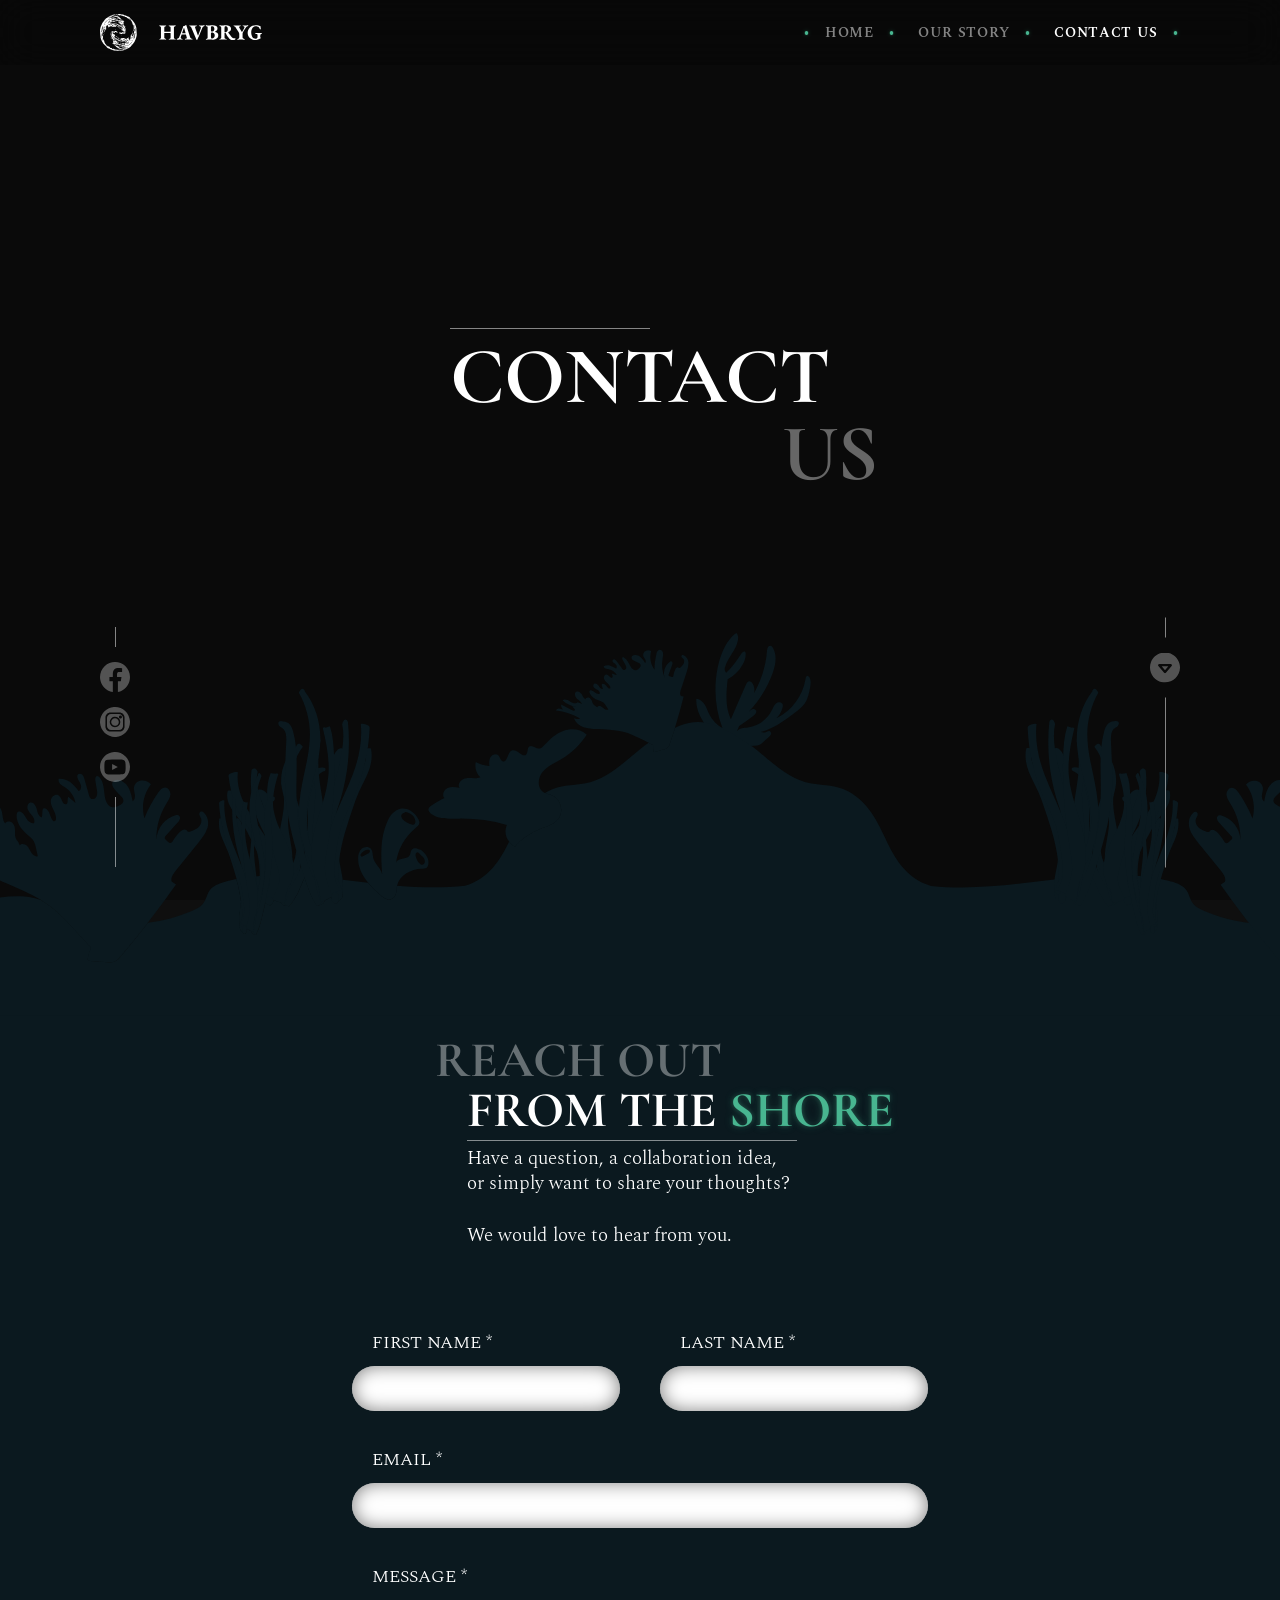
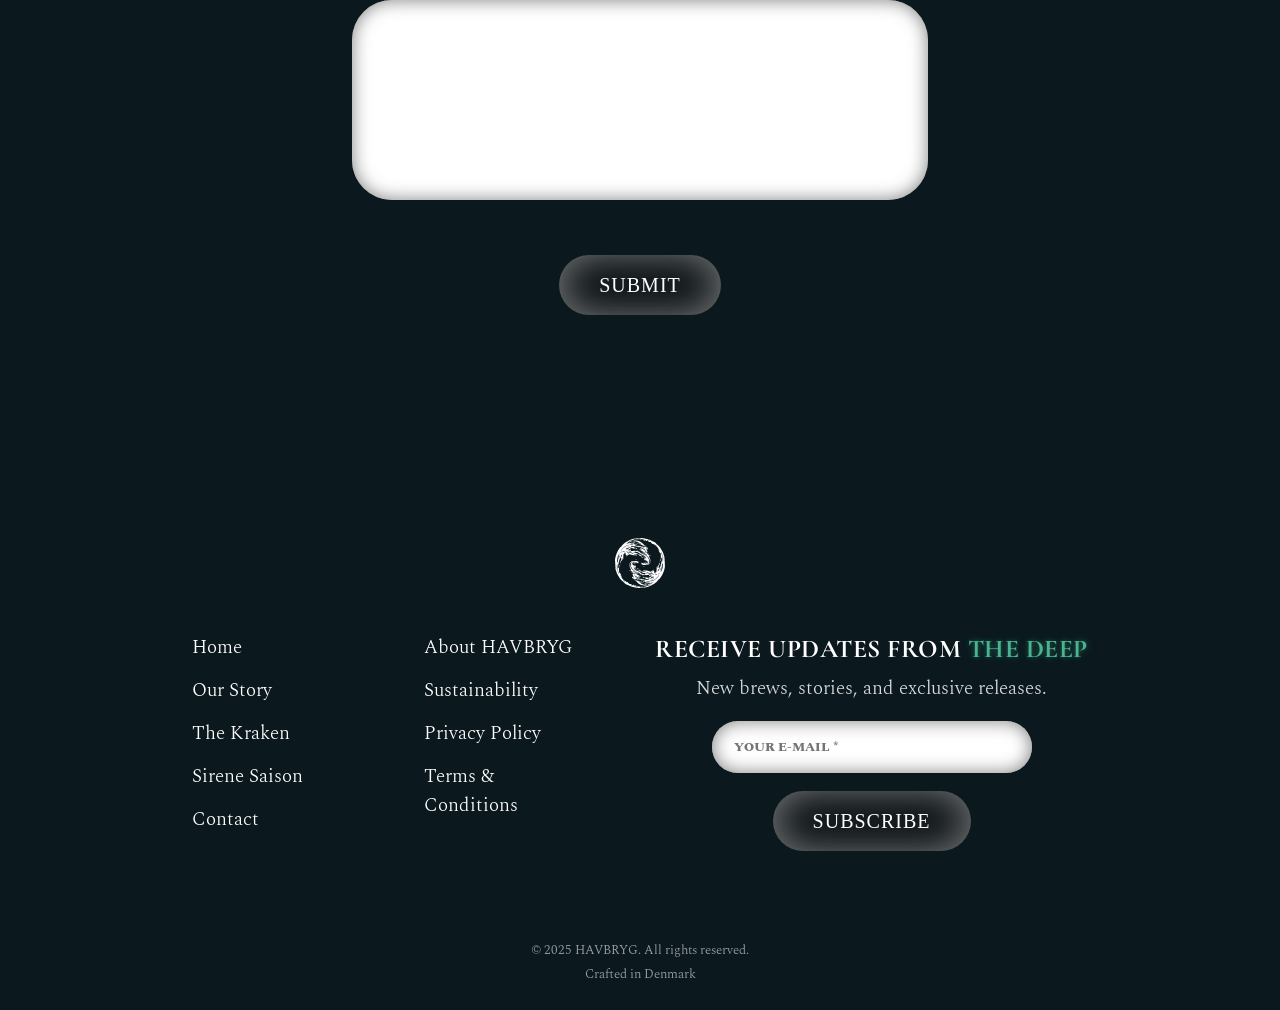
<file: contact-us.html>
<!DOCTYPE html>
<html lang="en">
<head>
    <meta charset="UTF-8">
    <meta name="viewport" content="width=device-width, initial-scale=1.0">
    <title>HAVBRYG-contact-us</title>
    <link rel="stylesheet" href="/css/style.css" />
    <script src="/js/script.js" defer></script>
    <link rel="preconnect" href="https://fonts.googleapis.com" />
    <link rel="preconnect" href="https://fonts.gstatic.com" crossorigin />
<link href="https://fonts.googleapis.com/css2?family=Cormorant+Garamond:ital,wght@0,300..700;1,300..700&family=EB+Garamond:ital,wght@0,400..800;1,400..800&family=Spectral:ital,wght@0,200;0,300;0,400;0,500;0,600;0,700;0,800;1,200;1,300;1,400;1,500;1,600;1,700;1,800&display=swap" rel="stylesheet">
</head>
<!-- BUBBLES MOUSEMOVE -->
<div class="bubble-container"></div>

<body class="page">
   <div class="page-transition"></div>
    <!-- ==== BACKGROUND ==== -->

    <video class="bg-video" autoplay muted loop playsinline aria-hidden="true">
      <source src="/assets/img/bg_underwater.mp4" type="video/mp4" />
    </video>

    <!-- ==== MENU ==== -->
    <header class="site-header">
      <nav class="nav" aria-label="hovedmenu">
        <a href="index.html" class="logo">
          <img
            class="logo-default"
            src="/assets/img/logo1.svg"
            alt="HAVBRYG logo"
          />
          <img class="logo-hover" src="/assets/img/logo1-hover.svg" alt="" />
        </a>
        <!-- DESKTOP MENU (visible on wide screens) -->
          <ul class="menu">
            <li><a href="index.html">HOME</a></li>
            <li><a href="our-story.html">OUR STORY</a></li>
            <li><a href="contact-us.html" class="active">CONTACT US</a></li>
          </ul>
        
      </nav>
    </header>
   <!-- MENU TOGGLE (moved out of header so backdrop-filter can blur page behind) -->
    <input type="checkbox" id="menu-toggle" class="menu-toggle" />
    <!-- Shared glass overlay used for both header and dropdown so blur blends seamlessly -->
    <div class="glass-overlay" aria-hidden="true"></div>
    <label for="menu-toggle" class="menu-burger">
      <div class="bar"></div>
      <div class="bar"></div>
      <div class="bar"></div>
    </label>
    <!-- MOBILE PANEL (used for small screens so it can be fixed and blurred) -->
    <ul class="menu-panel">
      <li><a href="index.html">HOME</a></li>
      <li><a href="our-story.html">OUR STORY</a></li>
      <li><a href="contact-us.html" class="active">CONTACT US</a></li>
    </ul>
 
    <main>

        <!-- ==== HERO CONTACT US ==== -->
         <section id="hero" class="hero-contact">
            <h1>CONTACT</h1>
            <h2 class="mouse-glow-text">
              <span class="text-base">US</span>
              <span class="text-glow">US</span>
            </h2>
            <!-- SOCIAL LINKS -->
        <aside class="social-links" aria-label="sociale medier">
          <a href="/" class="social-icon" aria-label="Facebook">
            <img class="icon-default" src="/assets/img/facebook.svg" alt="" />
            <img
              class="icon-hover"
              src="/assets/img/facebook-hover.svg"
              alt=""
            />
          </a>
          <a href="/" class="social-icon" aria-label="Instagram">
            <img class="icon-default" src="/assets/img/instagram.svg" alt="" />
            <img
              class="icon-hover"
              src="/assets/img/instagram-hover.svg"
              alt=""
            />
          </a>
          <a href="/" class="social-icon" aria-label="Youtube">
            <img class="icon-default" src="/assets/img/youtube.svg" alt="" />
            <img class="icon-hover" src="/assets/img/youtube-hover.svg" alt=""
          /></a>
        </aside>
        <!-- SCROLL ARROW -->
        <a href="#next" class="scroll-arrow" aria-label="scroll ned">
          <div class="arrow-wrapper">
            <img
              class="scroll-arrow-default"
              src="/assets/img/drop-down.svg"
              alt=""
            />
            <img
              class="scroll-arrow-hover"
              src="/assets/img/drop-down-hover.svg"
              alt=""
            />
          </div>
        </a> 
        </section>
<div class="contact-bg">
<!-- ==== CONTACT US ==== -->
<section class="contact">
<article class="contact-text">
    <h2 class="mouse-glow-text">
      <span class="text-base">REACH OUT</span>
    <span class="text-glow">REACH OUT</span>
    </h2>
    <h3>FROM THE <span class="accent">SHORE</span></h3>
    <p>Have a question, a collaboration idea, or simply want to share your thoughts? <br><br>We would love to hear from you.</p>
</article>

<div class="contact-form-section">
     <form class="contact-form">

    <div class="form-row">
      <div class="form-group">
        <label for="first-name">FIRST NAME *</label>
        <input type="text" id="first-name" name="first-name" required>
      </div>

      <div class="form-group">
        <label for="last-name">LAST NAME *</label>
        <input type="text" id="last-name" name="last-name" required>
      </div>
    </div>

    <div class="form-group">
      <label for="email">EMAIL *</label>
      <input type="email" id="email" name="email" required>
    </div>

    <div class="form-group">
      <label for="message">MESSAGE *</label>
      <textarea id="message" name="message" required></textarea>
    </div>

    <div class="form-submit">
      <button type="submit" class="button">SUBMIT</button>
    </div>

  </form>

</div>


</section>

<!-- ==== FOOTER ==== -->

      <footer class="footer">
       
        <div class="footer-wrapper">
        <div class="logo-wrapper">
          <a href="home.html" class="logo-no-text" aria-label="gå til forsiden">
            <img
              src="/assets/img/logo_no_text.svg"
              class="logo-no-text-default"
              alt="logo no text default"
            />
            <img
              src="/assets/img/logo_no_text-hover.svg"
              class="logo-no-text-hover"
              alt="logo no text hover"
            />
          </a>
        </div>
        <div class="links-wrapper">
          <div class="links">
            <div class="links-first">
              <ul>
                <li><a href="/">Home</a></li>
                <li><a href="/">Our Story</a></li>
                <li><a href="/">The Kraken</a></li>
                <li><a href="/">Sirene Saison</a></li>
                <li><a href="/">Contact</a></li>
              </ul>
            </div>
            <div class="links-second">
              <ul>
                <li><a href="/">About HAVBRYG</a></li>
                <li><a href="/">Sustainability</a></li>
                <li><a href="/">Privacy Policy</a></li>
                <li><a href="/">Terms & Conditions</a></li>
              </ul>
            </div>
          </div>

          <div class="newsletter-wrapper">
            <h2>RECEIVE UPDATES FROM <span class="accent">THE DEEP</span></h2>
            <p>New brews, stories, and exclusive releases.</p>
            <form class="newsletter">
              <input type="email" placeholder="YOUR E-MAIL *" required />
              <button type="submit" class="button">SUBSCRIBE</button>
            </form>
          </div>
        </div>

        <div class="footer-copy">
          <p>© 2025 HAVBRYG. All rights reserved.</p>
          <p>Crafted in Denmark</p>
        </div>
      </footer></div>
        </main>
</body>
</html>
</file>
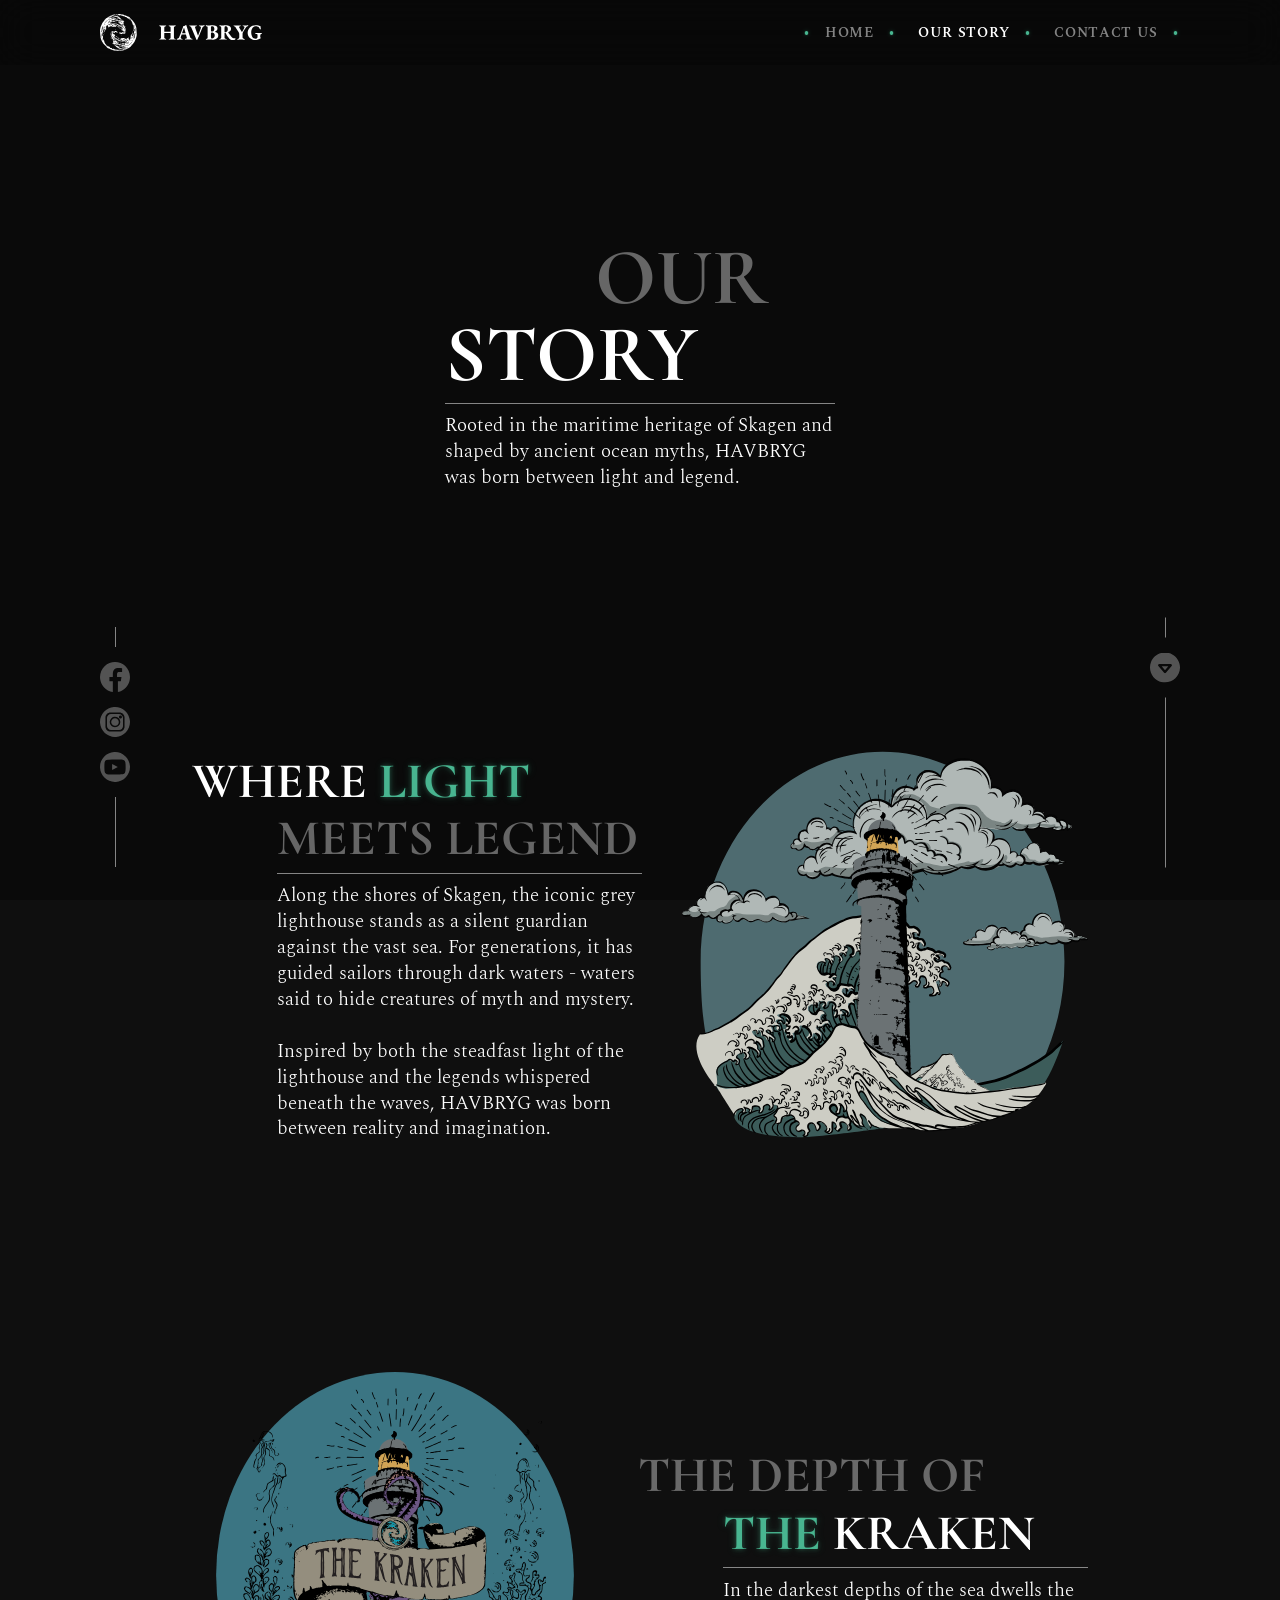
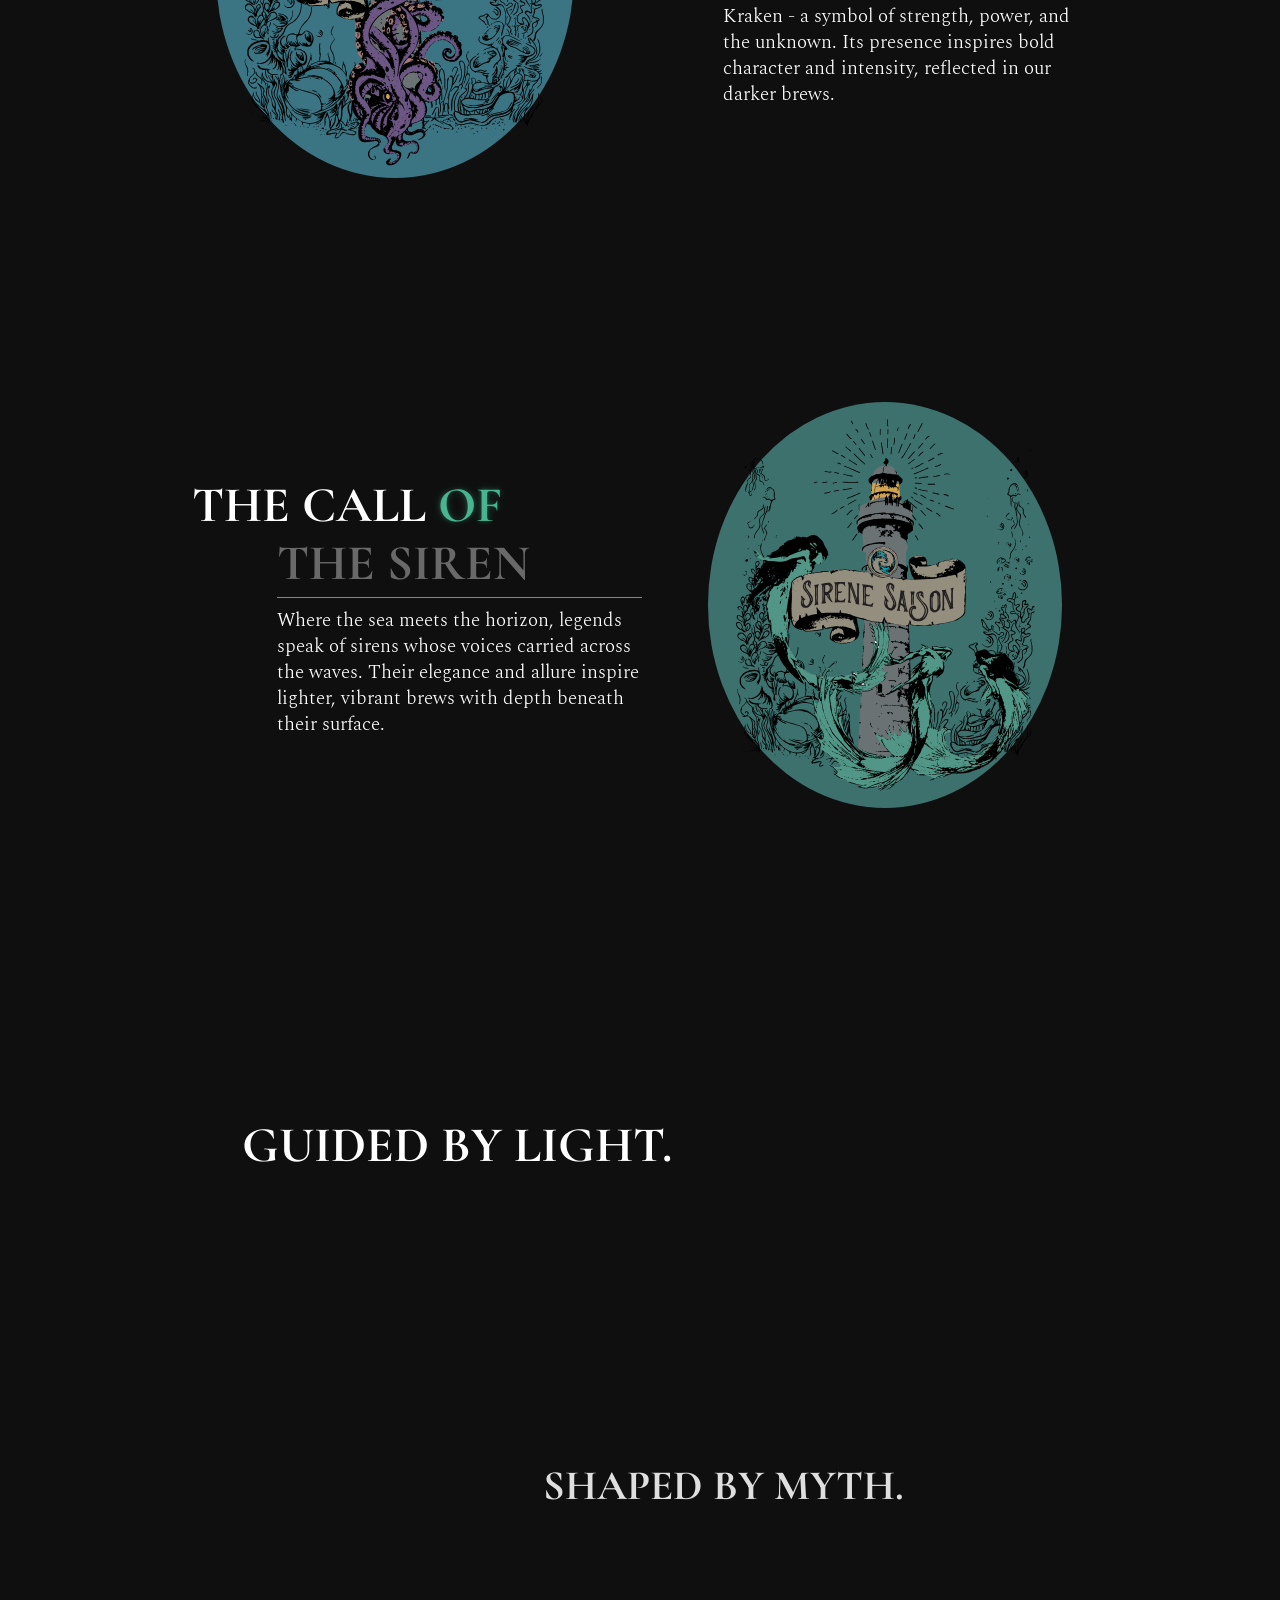
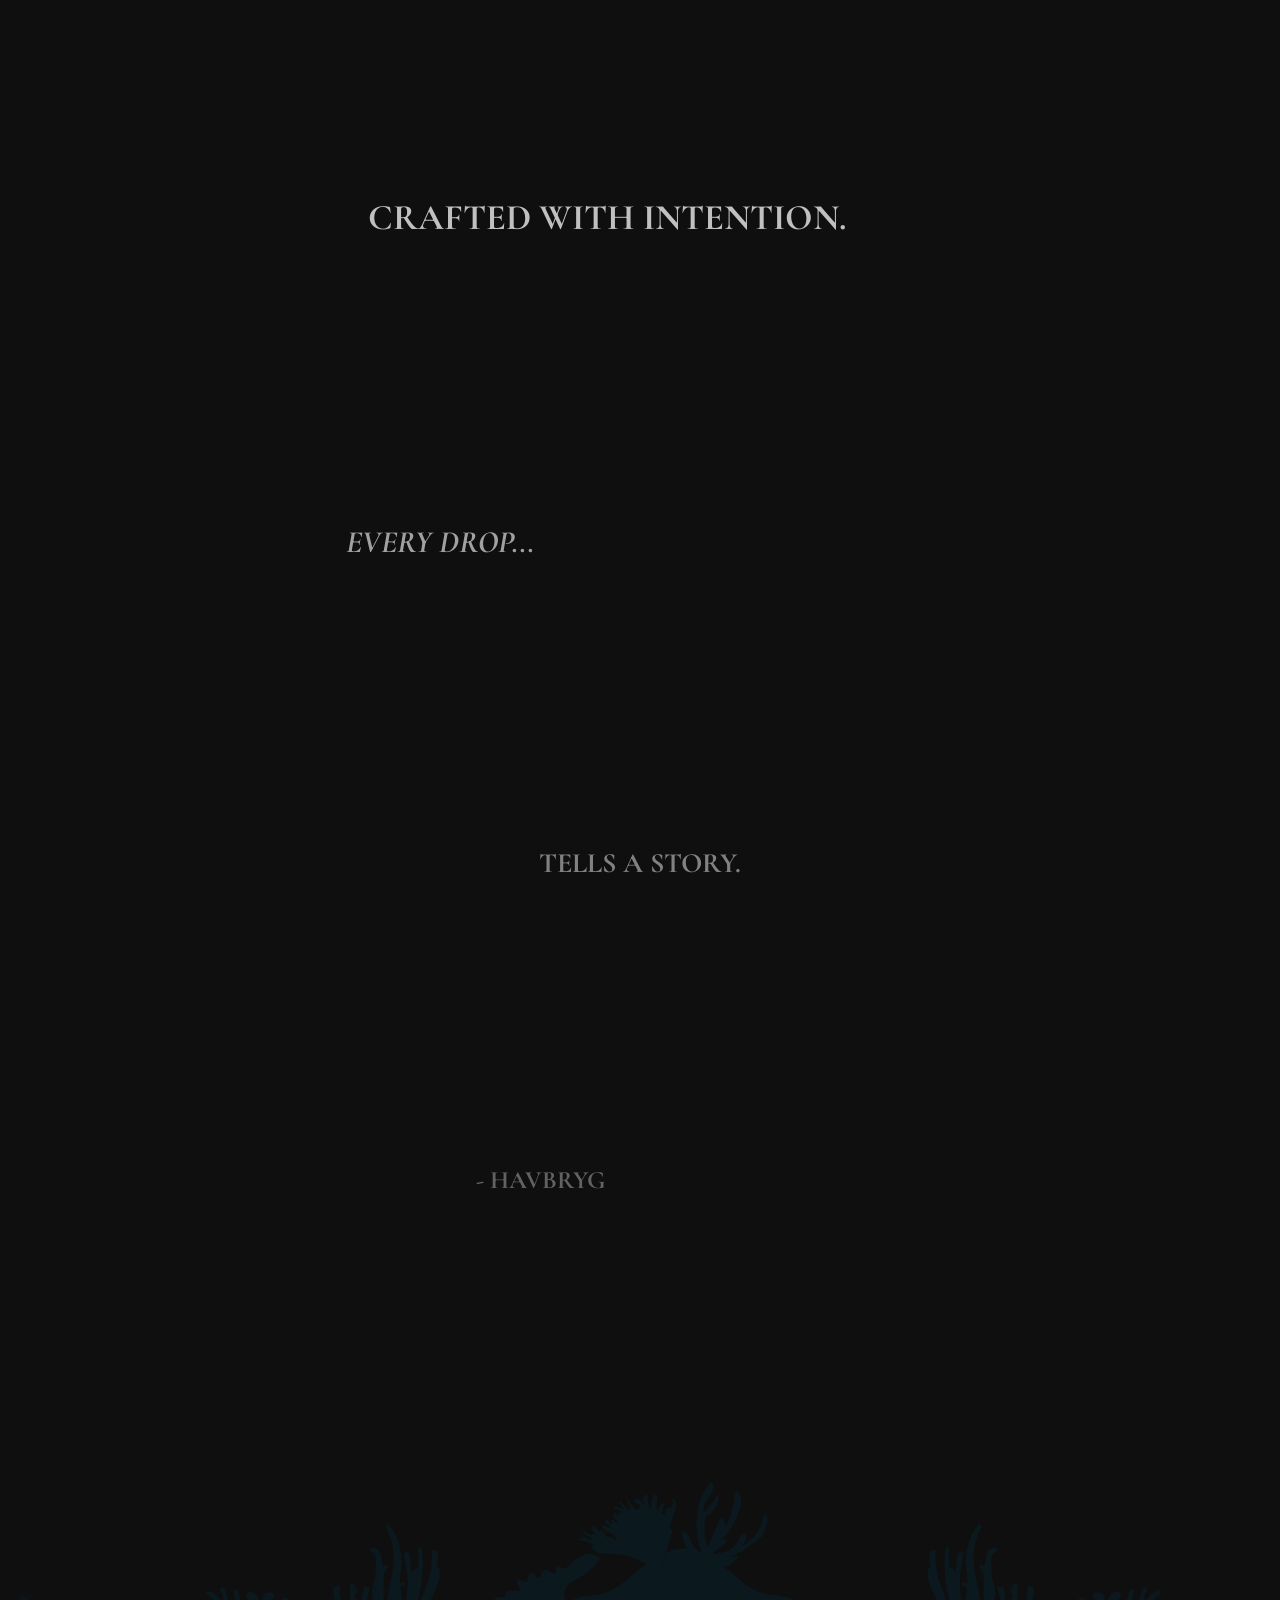
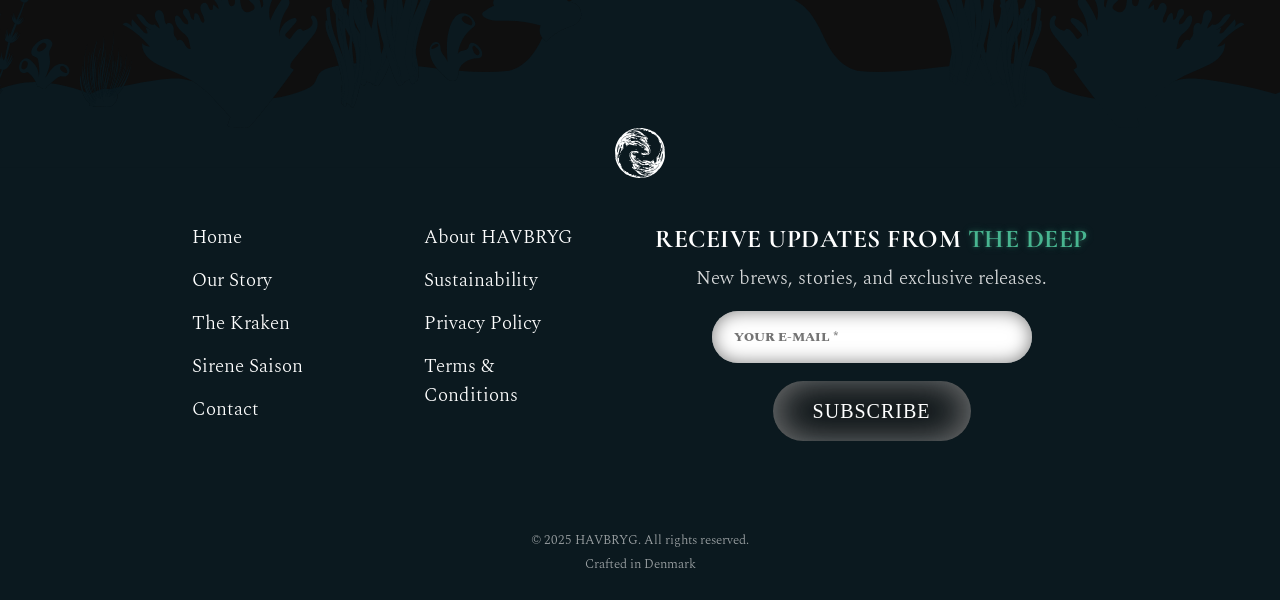
<file: our-story.html>
<!DOCTYPE html>
<html lang="en">
<head>
    <meta charset="UTF-8">
    <meta name="viewport" content="width=device-width, initial-scale=1.0">
    <title>HAVBRYG-our-story</title>
    <link rel="stylesheet" href="/css/style.css" />
    <script src="/js/script.js" defer></script>
    <link rel="preconnect" href="https://fonts.googleapis.com" />
    <link rel="preconnect" href="https://fonts.gstatic.com" crossorigin />
<link href="https://fonts.googleapis.com/css2?family=Cormorant+Garamond:ital,wght@0,300..700;1,300..700&family=EB+Garamond:ital,wght@0,400..800;1,400..800&family=Spectral:ital,wght@0,200;0,300;0,400;0,500;0,600;0,700;0,800;1,200;1,300;1,400;1,500;1,600;1,700;1,800&display=swap" rel="stylesheet">
</head>
<!-- BUBBLES MOUSEMOVE -->
<div class="bubble-container"></div>

<body class="page">
    <!-- ==== BACKGROUND ==== -->

    <video class="bg-video" autoplay muted loop playsinline aria-hidden="true">
      <source src="/assets/img/bg_underwater.mp4" type="video/mp4" /></video>

    <!-- ==== MENU ==== -->
    <header class="site-header">
      <nav class="nav" aria-label="hovedmenu">
        <a href="index.html" class="logo">
          <img
            class="logo-default"
            src="/assets/img/logo1.svg"
            alt="HAVBRYG logo"
          />
          <img class="logo-hover" src="/assets/img/logo1-hover.svg" alt="" />
        </a>
        <!-- DESKTOP MENU (visible on wide screens) -->
          <ul class="menu">
            <li><a href="index.html">HOME</a></li>
            <li><a href="our-story.html" class="active">OUR STORY</a></li>
            <li><a href="contact-us.html">CONTACT US</a></li>
          </ul>
        
      </nav>
    </header>
    <!-- MENU TOGGLE (moved out of header so backdrop-filter can blur page behind) -->
    <input type="checkbox" id="menu-toggle" class="menu-toggle" />
    <!-- Shared glass overlay used for both header and dropdown so blur blends seamlessly -->
    <div class="glass-overlay" aria-hidden="true"></div>
    <label for="menu-toggle" class="menu-burger">
      <div class="bar"></div>
      <div class="bar"></div>
      <div class="bar"></div>
    </label>
    <!-- MOBILE PANEL (used for small screens so it can be fixed and blurred) -->
    <ul class="menu-panel">
      <li><a href="index.html">HOME</a></li>
      <li><a href="our-story.html" class="active">OUR STORY</a></li>
      <li><a href="contact-us.html">CONTACT US</a></li>
    </ul>
    <main>

        <!-- ==== HERO ==== -->
         <section id="hero" class="hero-story">
          <div class="hero-story-text">
            <h1 class="mouse-glow-text">
              <span class="text-base">OUR</span> 
              <span class="text-glow">OUR</span>
              </h1>
             <h2>STORY</h2>
<p>Rooted in the maritime heritage of Skagen and shaped by ancient ocean myths, HAVBRYG was born between light and legend.</p>
        </div>
<!-- SOCIAL LINKS -->
        <aside class="social-links" aria-label="sociale medier">
          <a href="/" class="social-icon" aria-label="Facebook">
            <img class="icon-default" src="/assets/img/facebook.svg" alt="" />
            <img
              class="icon-hover"
              src="/assets/img/facebook-hover.svg"
              alt=""
            />
          </a>
          <a href="/" class="social-icon" aria-label="Instagram">
            <img class="icon-default" src="/assets/img/instagram.svg" alt="" />
            <img
              class="icon-hover"
              src="/assets/img/instagram-hover.svg"
              alt=""
            />
          </a>
          <a href="/" class="social-icon" aria-label="Youtube">
            <img class="icon-default" src="/assets/img/youtube.svg" alt="" />
            <img class="icon-hover" src="/assets/img/youtube-hover.svg" alt=""
          /></a>
        </aside>
        <!-- SCROLL ARROW -->
        <a href="#next" class="scroll-arrow" aria-label="scroll ned">
          <div class="arrow-wrapper">
            <img
              class="scroll-arrow-default"
              src="/assets/img/drop-down.svg"
              alt=""
            />
            <img
              class="scroll-arrow-hover"
              src="/assets/img/drop-down-hover.svg"
              alt=""
            />
          </div>
        </a> 
        </section>

        <!-- ==== OUR STORY ==== -->

        <!-- LIGHTHOUSE -->
         <section class="lighthouse-section">
            <article class="lighthouse-text">
            <h2>WHERE <span class="accent">LIGHT</span></h2> 
            <h3 class="mouse-glow-text">
              <span class="text-base">MEETS LEGEND</span>
              <span class="text-glow">MEETS LEGEND</span>
            </h3>
            <p>Along the shores of Skagen, the iconic grey lighthouse stands as a silent guardian against the vast sea. For generations, it has guided sailors through dark waters - waters said to hide creatures of myth and mystery.<br><br>Inspired by both the steadfast light of the lighthouse and the legends whispered beneath the waves, HAVBRYG was born between reality and imagination.</p>
             </article>
            <div class="lighthouse-img">
             <img src="/assets/img/lighthouse_basic.svg" class="basic" alt="">
             <img src="/assets/img/lighthouse_clouds.svg" class="behind" alt="">
             <img src="/assets/img/lighthouse_wave1.svg" class="between" alt="">
             <img src="/assets/img/lighthouse_lighthouse.svg" class="front" alt="">
             <img src="/assets/img/lighthouse_wave2.svg" class="extra-front" alt="">
             </div>
         </section>

         <!-- KRAKEN -->
         <section class="kraken-section">
            <div class="kraken-img">
                <img src="/assets/img/kraken_basic.svg" class="basic" alt="">
                <img src="/assets/img/kraken_bg.svg" class="behind" alt="">
                <img src="/assets/img/kraken_mid.svg" class="between" alt="">
                <img src="/assets/img/kraken_front.svg" class="front" alt="">
            </div>
            <article class="kraken-text">
                <h2 class="mouse-glow-text">
                  <span class="text-base">THE DEPTH OF</span>
                <span class="text-glow">THE DEPTH OF</span>
                </h2> 
                <h3><span class="accent">THE</span> KRAKEN</h3>
                <p>In the darkest depths of the sea dwells the Kraken - a symbol of strength, power, and the unknown. Its presence inspires bold character and intensity, reflected in our darker brews.</p>
            </article>
         </section>

         <!-- SIREN -->
          <section class="siren-section">
<article class="siren-text">
    <h2>THE CALL <span class="accent">OF</span></h2> 
        <h3 class="mouse-glow-text">
          <span class="text-base">THE SIREN</span>
        <span class="text-glow">THE SIREN</span>
        </h3>
<p>Where the sea meets the horizon, legends speak of sirens whose voices carried across the waves. Their elegance and allure inspire lighter, vibrant brews with depth beneath their surface.</p>
</article>
<div class="siren-img">
                <img src="/assets/img/siren_basic.svg" class="basic" alt="">
                <img src="/assets/img/siren_bg.svg" class="behind" alt="">
                <img src="/assets/img/siren_mid.svg" class="between" alt="">
                <img src="/assets/img/siren_front.svg" class="front" alt="">
            </div>
          </section>

         <!-- ==== SLOGAN ==== -->
          <section class="slogan">
<p>GUIDED BY LIGHT.</p>
<p>SHAPED BY MYTH.</p>
<p>CRAFTED WITH INTENTION.</p>
<p>EVERY DROP...</p>
<p>TELLS A STORY.</p>
<p>- HAVBRYG</p>
          </section>
    

          <!-- ==== FOOTER ==== -->

      <footer class="footer">
        <img
          class="footer-bg"
          src="/assets/img/bg-footer.svg"
          alt="background for footer"
        />
        <div class="footer-wrapper">
        <div class="logo-wrapper">
          <a href="home.html" class="logo-no-text" aria-label="gå til forsiden">
            <img
              src="/assets/img/logo_no_text.svg"
              class="logo-no-text-default"
              alt="logo no text default"
            />
            <img
              src="/assets/img/logo_no_text-hover.svg"
              class="logo-no-text-hover"
              alt="logo no text hover"
            />
          </a>
        </div>
        <div class="links-wrapper">
          <div class="links">
            <div class="links-first">
              <ul>
                <li><a href="/">Home</a></li>
                <li><a href="/">Our Story</a></li>
                <li><a href="/">The Kraken</a></li>
                <li><a href="/">Sirene Saison</a></li>
                <li><a href="/">Contact</a></li>
              </ul>
            </div>
            <div class="links-second">
              <ul>
                <li><a href="/">About HAVBRYG</a></li>
                <li><a href="/">Sustainability</a></li>
                <li><a href="/">Privacy Policy</a></li>
                <li><a href="/">Terms & Conditions</a></li>
              </ul>
            </div>
          </div>

          <div class="newsletter-wrapper">
            <h2>RECEIVE UPDATES FROM <span class="accent">THE DEEP</span></h2>
            <p>New brews, stories, and exclusive releases.</p>
            <form class="newsletter">
              <input type="email" placeholder="YOUR E-MAIL *" required />
              <button type="submit" class="button">SUBSCRIBE</button>
            </form>
          </div>
        </div>

        <div class="footer-copy">
          <p>© 2025 HAVBRYG. All rights reserved.</p>
          <p>Crafted in Denmark</p>
        </div>
      </footer>
 
</main>
</body>
</html>
</file>
<file: css/style.css>
/* ==== BASE ==== */

* {
  padding: 0;
  margin: 0;
  box-sizing: border-box;
}

/* Shared glass variables */
:root {
  --glass-bg: rgba(0, 0, 0, 0.12);
  --glass-blur: blur(20px);
}

/* Shared glass overlay behind header + dropdown (keeps a single backdrop for a seamless blur) */
.glass-overlay {
  position: fixed;
  top: 0;
  left: 0;
  right: 0;
  height: var(--header-height, 64px);
  background: rgba(0, 0, 0, 0.12);
  backdrop-filter: blur(20px);
  -webkit-backdrop-filter: blur(20px);
  z-index: 1000; /* behind header (1001) and menu-panel (1002) */
  pointer-events: none;
  transition:
    height 0.36s ease,
    opacity 0.36s ease;
}

/* Expand overlay when menu is open */
.menu-toggle:checked ~ .glass-overlay {
  height: calc(var(--header-height, 64px) + 170px);
}

body {
  font-family: "Spectral", serif;
  font-weight: 300;
  font-style: normal;
  color: #ffffff;
  background: rgb(15, 15, 15);
  font-size: 1.2rem;
}

/* BUBBLES MOUSEMOVE */
.bubble-container {
  position: fixed;
  inset: 0;
  pointer-events: none;
  overflow: hidden;
  z-index: 999;
}

.bubble {
  position: absolute;
  border-radius: 50%;
  background: radial-gradient(
    circle at 30% 30%,
    rgba(220, 235, 240, 0.75),
    rgba(200, 220, 230, 0.3) 40%,
    rgba(180, 205, 215, 0.1) 70%,
    rgba(160, 190, 200, 0.03)
  );
  border: 1px solid rgba(210, 225, 230, 0.22);
  box-shadow:
    inset -2px -2px 5px rgba(255, 255, 255, 0.08),
    inset 2px 2px 5px rgba(230, 240, 245, 0.12),
    0 0 6px rgba(210, 225, 230, 0.08);
  animation:
    bubbleRise 0.9s linear forwards,
    bubbleSway 0.9s ease-in-out forwards;
}

/* BUBBLES */
@keyframes bubbleRise {
  0% {
    transform: translateY(0) scale(0.85);
  }

  60% {
    transform: translateY(-160px) scale(1);
  }

  100% {
    transform: translateY(-250px) scale(1.1);
    opacity: 0;
  }
}

@keyframes bubbleSway {
  0% {
    margin-left: 0;
  }

  25% {
    margin-left: calc(var(--drift-x) * 0.4);
  }

  50% {
    margin-left: calc(var(--drift-x) * 0.8);
  }

  75% {
    margin-left: calc(var(--drift-x) * 0.4);
  }

  100% {
    margin-left: 0;
  }
}

/* page fade */
.page {
  opacity: 0;
  transition: opacity 0.1s ease;
}

/* når siden er loaded */
.page.loaded {
  opacity: 1;
}

a {
  color: inherit;
  text-decoration: none;
}
img {
  max-width: 100%;
  height: auto;
  display: block;
}

/* neon */
.accent {
  color: #48b590; /* neon blå-grøn */
  text-shadow:
    0 0 4px rgba(72, 181, 144, 0.3),
    0 0 8px rgba(72, 181, 144, 0.3);
}

/* glow text */
.mouse-glow-text {
  position: relative;
  display: inline-block;
  margin: 0;
}

/* glow-lag */
.text-glow {
  position: absolute;
  inset: 0;
  pointer-events: none;
  color: transparent;
  background: radial-gradient(
    circle 120px at var(--x, 50%) var(--y, 50%),
    rgba(72, 181, 144, 0.9) 0%,
    rgba(72, 181, 144, 0.45) 30%,
    rgba(72, 181, 144, 0.15) 55%,
    rgba(72, 181, 144, 0) 78%
  );
  -webkit-background-clip: text;
  background-clip: text;
  opacity: 0;
  transition: opacity 0.2s ease;
}

/* kun når musen er over teksten */
.mouse-glow-text:hover .text-glow {
  opacity: 1;
}

.title h3 .text-glow,
.title-story .text-glow {
  padding-left: 6.3vw;
}

/* ==== BACKGROUND VIDEO (fixed) ==== */

.bg-video {
  position: fixed;
  inset: 0;
  width: 100%;
  height: 100%;
  object-fit: cover;
  z-index: -2;
}

/* Mørk overlay så tekst kan læses */
body::before {
  content: "";
  position: fixed;
  inset: 0;
  background: rgba(0, 0, 0, 0.35);
  z-index: -1;
  pointer-events: none;
}

/* ==== HEADER (blur + transparent) ==== */
.site-header {
  position: fixed;
  top: 0;
  left: 0;
  right: 0;
  z-index: 1001;
  /* header is transparent; visual glass comes from .glass-overlay */
  background: transparent;
  isolation: isolate;
  backdrop-filter: none;
  -webkit-backdrop-filter: none;
}

.nav {
  display: flex;
  align-items: center;
  justify-content: space-between;
  position: relative;
  padding: 14px 7.8vw;
}

.logo {
  position: relative;
  display: inline-block;
  width: 18vh;
  z-index: 10;
  transition: filter 0.4s ease;
}

.logo img {
  width: 100%;
  display: block;
  transition: opacity 0.4s ease;
}

.logo-default {
  position: relative;
  z-index: 1;
}

.logo-hover {
  position: absolute;
  top: 0;
  left: 0;
  opacity: 0;
  z-index: 2;
}

.logo:hover {
  filter: drop-shadow(0 0 3px rgba(72, 181, 144, 0.3))
    drop-shadow(0 0 5px rgba(72, 181, 144, 0.3));
  transition: filter 0.4s ease;
}

.logo:hover .logo-hover {
  opacity: 1;
}

.logo:hover .logo-default {
  opacity: 0;
}

/* menu links på række */
.menu {
  display: flex;
  list-style: none;
  padding: 0;
  margin: 0;
  letter-spacing: 0.05em;
  font-size: 14px;
  font-weight: 600; /* SemiBold */
}

/* mobile panel is hidden by default on desktop */
.menu-panel {
  display: none;
}

.menu a {
  opacity: 0.5;
  transition: all 0.4s ease;
}

.menu a.active {
  opacity: 1;
}

.menu a:not(.active):hover {
  color: #48b590;
  opacity: 1;
  filter: drop-shadow(0 0 3px rgba(72, 181, 144, 0.3))
    drop-shadow(0 0 5px rgba(72, 181, 144, 0.3));
}

.menu li {
  position: relative;
  padding: 0 22px;
}

/* Prik før første */
.menu li:first-child::before {
  content: "•";
  position: absolute;
  left: 0;
  color: #48b590;
  text-shadow:
    0 0 2px rgba(72, 181, 144, 0.3),
    0 0 4px rgba(72, 181, 144, 0.3);
}

/* Prik efter hvert item */
.menu li::after {
  content: "•";
  position: absolute;
  right: 0;
  color: #48b590;
  text-shadow:
    0 0 2px rgba(72, 181, 144, 0.3),
    0 0 4px rgba(72, 181, 144, 0.3);
}

/* MENU TOGGLE */

.menu-burger {
  cursor: pointer;
  display: none;
  flex-direction: column;
}

.menu-burger .bar {
  background-color: #ffffff;
  height: 2px;
  margin: 2.5px;
  transition: all 0.3s ease;
  width: 24px;
  border-radius: 10px;
}

.menu-toggle {
  display: none;
}

/* Luk menuen når der klikkes på et link */
.menu a:active ~ .menu-toggle {
  display: none;
}

/* MENU TOGGLE LINES*/

@keyframes move1 {
  0% {
    transform: translate(-50%, -50%) rotate(0deg) translateX(-175px)
      rotate(0deg);
  }
  100% {
    transform: translate(-50%, -50%) rotate(360deg) translateX(-175px)
      rotate(-360deg);
  }
}

@keyframes move2 {
  0% {
    transform: translate(-50%, -50%) rotate(0deg) translateX(-175px)
      rotate(0deg);
  }
  100% {
    transform: translate(-50%, -50%) rotate(360deg) translateX(-175px)
      rotate(-360deg);
  }
}

@keyframes move3 {
  0% {
    transform: translate(-50%, -50%) rotate(0deg) translateX(-175px)
      rotate(0deg);
  }
  100% {
    transform: translate(-50%, -50%) rotate(360deg) translateX(-175px)
      rotate(-360deg);
  }
}

/* ==== HERO LAYOUT ==== */
.hero {
  min-height: 100vh;
  display: flex;
  align-items: center;
  position: relative;
  padding: 0 15vw;
}

/* venstre tekstblok */
.title {
  min-width: 580px;
}

.title p:first-child {
  letter-spacing: 0.25em;
  font-size: 15px;
  font-weight: 500;
  color: #ffffff60;
}

.title h1 {
  font-family: "EB Garamond", serif;
  font-size: 100px; /* justér */
  font-weight: 800;
  letter-spacing: 0.03em;
  margin-top: -25px;
}

/* linje under h1 */
.title h1::after {
  content: "";
  display: block;
  width: 79px;
  height: 0.5px;
  opacity: 0.5;
  margin-top: -15px;
  background-color: #ffffff;
}

.title h2 {
  margin: 0;
  font-family: "Cormorant Garamond";
  font-size: 50px;
  margin-bottom: -10px;
}

.title h3 {
  margin: 0;
  font-family: "Cormorant Garamond";
  font-size: 50px;
  color: #ffffff60;
  padding-left: 6.3vw;
}

/* linje under h3 */
.hero-text::before {
  content: "";
  display: block;
  height: 0.5px;
  opacity: 0.5;
  margin-bottom: 10px;
  background-color: #ffffff;
}

/* brødtekst (det sidste p i .title) */
.hero-text:last-child {
  margin: 0;
  max-width: 460px;
  padding-left: 6.3vw;
  line-height: 1.35;
}

/* højre side: flasker */
.beers {
  position: relative;
  display: flex;
  align-items: flex-end;
  margin-left: auto; /* skubber flasker mod højre */
}

.bottle-kraken {
  max-width: 300px;
  position: relative;
  z-index: 2;
  filter: contrast(1.08) brightness(1.03)
    drop-shadow(0 22px 28px rgba(0, 0, 0, 0.2)); /* tydelig skygge */
}

.bottle-siren {
  max-width: 270px;
  position: relative;
  z-index: 1;
  margin: 0px 0px 25px -50px;
  filter: brightness(0.9) contrast(0.96) saturate(1) blur(0.5px); /* super subtilt (kan fjernes) */
  opacity: 0.95; /* også subtilt */
}

/* ==== SOCIAL LINKS ==== */

.social-links {
  position: fixed;
  left: 7.8vw;
  top: 95%;
  transform: translateY(-95%);
  z-index: 1000;
  display: flex;
  flex-direction: column;
  align-items: center;
  gap: 15px;
}

/* wrapper for hvert ikon */
.social-icon {
  position: relative;
  display: inline-block;
  width: 30px;
  height: 30px;
}

.social-icon img {
  width: 100%;
  height: 100%;
  display: block;
  transition: opacity 0.4s ease;
}

.icon-default {
  opacity: 0.3; /* din “standard” */
  transition: opacity 0.4s ease;
}

.icon-hover {
  position: absolute;
  inset: 0;
  opacity: 0;
  transition: opacity 0.4s ease;
}

.social-icon:hover .icon-default {
  opacity: 0;
}

/* hover fade */
.social-icon:hover .icon-hover {
  opacity: 1;
}

/* Glow effekt */
.social-icon:hover {
  filter: drop-shadow(0 0 4px rgba(72, 181, 144, 0.3))
    drop-shadow(0 0 4px rgba(72, 181, 144, 0.3));
}

/* ØVERSTE LINJE */
.social-links::before {
  content: "";
  height: 20px; /* længere */
  width: 0.5px;
  opacity: 0.5;
  background: rgba(255, 255, 255);
}

/* NEDERSTE LINJE */
.social-links::after {
  content: "";
  height: 70px; /* længere */
  width: 0.5px;
  opacity: 0.5;
  background: rgba(255, 255, 255);
}

/* ==== SCROLL ARROW ==== */

.scroll-arrow {
  position: fixed;
  right: 7.8vw;
  top: 95%;
  transform: translateY(-95%);
  z-index: 1000;
  display: flex;
  flex-direction: column;
  align-items: center;
  gap: 15px;
  cursor: pointer;
}

.arrow-wrapper {
  position: relative;
  width: 30px;
  height: 30px;
  transition: transform 0.4s ease;
}

.arrow-wrapper img {
  position: absolute;
  inset: 0;
  width: 100%;
  height: 100%;
  transition: opacity 0.4s ease;
}

.scroll-arrow-default {
  opacity: 0.3;
  z-index: 1;
}

.scroll-arrow-hover {
  opacity: 0;
  z-index: 2;
}

.scroll-arrow:hover .scroll-arrow-default {
  opacity: 0;
}

.scroll-arrow:hover .scroll-arrow-hover {
  opacity: 1;
}

.scroll-arrow:hover {
  filter: drop-shadow(0 0 2px rgba(72, 181, 144, 0.3))
    drop-shadow(0 0 4px rgba(72, 181, 144, 0.3));
}

/* ØVERSTE LINJE */
.scroll-arrow::before {
  content: "";
  height: 20px; /* længere */
  width: 0.5px;
  opacity: 0.5;
  background: rgba(255, 255, 255);
}

/* NEDERSTE LINJE */
.scroll-arrow::after {
  content: "";
  height: 170px; /* længere */
  width: 0.5px;
  opacity: 0.5;
  background: rgba(255, 255, 255);
}

/* når pilen skal pege op */
.scroll-arrow.is-up .arrow-wrapper {
  transform: rotate(180deg);
}

/* ==== SHORT STORY ==== */

.story {
  min-height: 70vh;
  display: flex;
  align-items: center;
  position: relative;
  padding: 0 15vw;
  justify-content: space-around;
}

.bottle-kraken-tilt {
  position: relative;
  display: flex;
  align-items: flex-end;
  /*max-width: 450px;*/
  width: clamp(150px, 25vw, 550px);
  filter: contrast(1.08) brightness(1.03)
    drop-shadow(0 22px 28px rgba(0, 0, 0, 0.2)); /* tydelig skygge */
}

.title-story {
  min-width: 540px;
  display: flex;
  flex-direction: column;
  gap: 80px;
  align-items: center;
}

.title-story h1 {
  margin: 0;
  font-family: "Cormorant Garamond";
  font-size: 50px;
  color: #ffffff60;
  padding-left: 6.3vw;
  margin-bottom: -10px;
}

.title-story h2 {
  margin: 0;
  font-family: "Cormorant Garamond";
  font-size: 50px;
  font-weight: 700px;
}

/* brødtekst */
.title-story p {
  margin: 0;
  max-width: 460px;
  line-height: 1.35;
}

/* linje under h2 */
.title-story p::before {
  content: "";
  display: block;
  height: 0.5px;
  opacity: 0.5;
  margin-bottom: 10px;
  background-color: #ffffff;
}

/* button */
.button {
  position: relative;
  color: white;
  font-size: 20px;
  letter-spacing: 0.05em;
  padding: 20px 40px;
  z-index: 1; /* Sørger for at knappen er foran eventuelle baggrunde */
  display: inline-flex;
  align-items: center;
  justify-content: center;
  border: none;
  text-decoration: none;
  cursor: pointer;
  font-family: "Lora", serif;
  font-weight: 500;
  border-radius: 999px;
  background: transparent;
  appearance: none;
  -webkit-appearance: none;
  line-height: 1;
}

.button::before {
  content: ""; /* Skaber et pseudo-element */
  position: absolute;
  inset: 0;
  box-shadow: inset 0 0 40px rgba(255, 255, 255, 1);
  backdrop-filter: blur(5px);
  filter: brightness(0.5);
  z-index: -1;
  transition: filter 0.4s ease;
  border-radius: inherit;
}

.button:hover::before {
  filter: brightness(0.8);
}

/* ==== STORYTELLING ==== */

.storytelling {
  min-height: 150vh;
  position: relative;
  width: 100%;
  overflow: hidden;
  padding: 0 15vw;
  display: flex;
  align-items: center;
}

.storytelling-wrapper {
  display: flex;
  flex-direction: column;
  position: relative;
}

.storytelling-content {
  display: flex;
  align-items: flex-start;
  gap: 20px;
}

.storytelling .bg-2 {
  position: absolute;
  inset: 0;
  width: 100%;
  height: 100%;
  object-fit: cover;
  pointer-events: none;
}

.storytelling-title {
  position: relative;
  display: flex;
  flex-direction: column;
  align-items: flex-end;
}

.storytelling-title h1,
.storytelling-title h2 {
  font-family: "Cormorant Garamond";
  font-size: 50px;
}

.storytelling-title h1 {
  margin-right: 165px;
  display: inline-block;
  margin-bottom: -10px;
  color: #ffffff60;
}

.storytelling-title h2 {
  margin-bottom: 5px;
}

/* linje under */
.storytelling-title h2::after {
  content: "";
  display: block;
  height: 0.5px;
  opacity: 0.5;
  margin-bottom: 10px;
  background-color: #ffffff;
}

.video-wrapper {
  position: relative;
  cursor: pointer;
  display: inline-block;
}

.storytelling-video {
  min-width: 55vw; /* justér */
  width: 100%;
  display: block;
}

/* Begge play ikoner */
.video-wrapper img {
  position: absolute;
  top: 50%;
  left: 50%;
  width: 70px;
  height: 70px;
  transform: translate(-50%, -50%);
  transition:
    opacity 0.4s ease,
    filter 0.4s ease,
    transform 0.4s ease;
  pointer-events: none;
  opacity: 0;
}

.video-wrapper:hover .play-hover {
  opacity: 1;
  filter: drop-shadow(0 0 4px rgba(72, 181, 144, 0.3))
    drop-shadow(0 0 8px rgba(72, 181, 144, 0.3));
  transform: translate(-50%, -50%);
}

/* fælles ikon styling */
.video-wrapper .icon {
  position: absolute;
  top: 50%;
  left: 50%;
  width: 70px;
  height: 70px;
  transform: translate(-50%, -50%);
  transition:
    opacity 0.4s ease,
    filter 0.4s ease,
    transform 0.4s ease;
  pointer-events: none;
  opacity: 0; /* udgangspunkt: skjult */
}

/* PAUSED (ikke playing) */
.video-wrapper:not(.is-playing) img.play-default {
  opacity: 0.4;
}

.video-wrapper:not(.is-playing):hover img.play-default {
  opacity: 0;
}

.video-wrapper:not(.is-playing):hover img.play-hover {
  opacity: 1;
  filter: drop-shadow(0 0 4px rgba(72, 181, 144, 0.3))
    drop-shadow(0 0 8px rgba(72, 181, 144, 0.3));
  transform: translate(-50%, -50%);
}

/* PLAYING */
/* skjul play ikoner mens video spiller */
.video-wrapper.is-playing img.play-default,
.video-wrapper.is-playing img.play-hover {
  opacity: 0;
}

/* vis kun pause-ikon på hover mens den spiller */
.video-wrapper.is-playing:hover img.pause-hover {
  opacity: 1;
  filter: drop-shadow(0 0 4px rgba(72, 181, 144, 0.3))
    drop-shadow(0 0 8px rgba(72, 181, 144, 0.3));
  transform: translate(-50%, -50%);
}

.storytelling-text {
  display: flex;
  flex-direction: column;
  line-height: 1.35;
}

.quote {
  margin-top: 50px;
  display: flex;
  align-items: flex-end;
  flex-direction: column;
  font-style: italic;
  font-weight: 600;
}

/* ==== BEERS ==== */

/* fælles wrapper-styling */
.beer-section,
.beer-section-reverse {
  display: grid;
  grid-template-columns: 340px 1fr;
  gap: 70px;
  align-items: start;
  padding: 0 20vw;
  padding-top: 50px;
  padding-bottom: 50px;
}

.beer-section-reverse {
  grid-template-columns: 1fr 340px;
}

.beer-section-reverse .beer-content {
  flex-direction: row-reverse;
}

.beer-section-reverse .beer-title {
  flex-direction: row-reverse;
  justify-content: space-between;
  text-align: right;
}

.beer-section-reverse .beer-title h2 {
  align-items: flex-end;
}

.beer-img img {
  width: 100%;
  width: 200px;
  display: block;
  filter: contrast(1.08) brightness(1.03)
    drop-shadow(0 22px 28px rgba(0, 0, 0, 0.2));
}

.beer-section .beer-img {
  display: flex;
  justify-content: center;
}

.beer-section-reverse .beer-img {
  display: flex;
  justify-content: center;
  order: 2; /* billedet ligger til højre */
}

.beer-info {
  max-width: 900px;
  margin-top: 70px;
}

.beer-title {
  display: flex;
  align-items: flex-end;
  justify-content: space-between;
  gap: 30px;
  margin-bottom: 18px;
  padding-bottom: 14px;
  border-bottom: 0.5px solid rgba(255, 255, 255, 0.5);
}

.beer-title h2 {
  margin: 0;
  display: flex;
  flex-direction: column;
  font-family: "Cormorant Garamond";
  font-size: clamp(20px, 6vw, 40px);
  color: #ffffff60;
}

.kraken,
.saison {
  color: #ffffff;
  margin-top: -5px;
  margin-bottom: -7px;
}

.kraken {
  margin-left: 28px;
}

.saison {
  margin-right: 28px;
}

.meta-kraken {
  margin: 0;
  font-weight: bold;
  margin-right: 7px;
  font-size: 1rem;
  letter-spacing: 0.05em;
}

.meta-siren {
  margin: 0;
  font-weight: bold;
  font-size: 1rem;
  letter-spacing: 0.05em;
}

.beer-content {
  display: flex;
  justify-content: space-between;
  gap: 60px;
}

.beer-content p {
  max-width: 40vh;
  line-height: 1.35;
}

/* list headings */
.beer-lists h3 {
  font-size: 1rem;
  letter-spacing: 0.02em;
}

.first-list {
  margin: 0 0 10px;
}

.second-list {
  margin-top: 20px;
  margin-bottom: 10px;
}

/* ul reset + bullets */
.beer-lists ul {
  margin: 0;
  padding-left: 18px;
}

.beer-lists li {
  margin: 0 0 10px;
}

/* ==== FOOTER ==== */

.footer {
  overflow: hidden;
  position: relative;
  padding: 0 15vw;
  width: 100%;
  min-height: 80vh;
  display: flex;
  flex-direction: column;
  justify-content: flex-end;
}

.footer-bg {
  position: absolute;
  inset: 0;
  width: 100%;
  height: 100%;
  object-fit: cover;
  pointer-events: none;
  z-index: -1;
}

.footer-wrapper {
  display: flex;
  flex-direction: column;
  min-height: 55vh;
  justify-content: space-around;
}

.logo-wrapper {
  display: flex;
  justify-content: center;
  position: relative;
}

.logo-no-text {
  width: 50px;
  height: 50px;
  z-index: 1;
}

.logo-no-text img {
  position: absolute;
  inset: 0;
  width: 100%;
  height: 100%;
  display: block;
  transition:
    color 0.3s ease,
    text-shadow 0.3s ease,
    opacity 0.3s ease;
}

.logo-no-text-hover {
  opacity: 0;
}

/* hover effekt (samme som du kender) */
.logo-no-text:hover .logo-no-text-default {
  opacity: 0;
}

.logo-no-text:hover .logo-no-text-hover {
  opacity: 1;
  filter: drop-shadow(0 0 3px rgba(72, 181, 144, 0.3))
    drop-shadow(0 0 8px rgba(72, 181, 144, 0.3));
}

.links-wrapper {
  display: grid;
  align-items: start;
  width: 100%;
  grid-template-columns: 1fr 1fr auto; /* venstre | midt | højre */
  column-gap: 5vw; /* justér afstand */
}

.links {
  display: contents;
  outline: none;
}

.links-first {
  grid-column: 1;
}

.links-second {
  grid-column: 2;
}

.links ul {
  list-style: none;
  margin: 0;
  padding: 0;
  display: flex;
  flex-direction: column;
  gap: 14px;
}

.links a {
  text-decoration: none;
  transition:
    color 0.3s ease,
    text-shadow 0.3s ease,
    opacity 0.3s ease;
}

.links a:hover {
  color: #48b590;
  text-shadow:
    0 0 4px rgba(72, 181, 144, 0.3),
    0 0 8px rgba(72, 181, 144, 0.3);
}

.newsletter-wrapper {
  max-width: 620px;
  text-align: center;
  grid-column: 3;
  justify-self: end;
}

.newsletter-wrapper h2 {
  margin: 0 0 10px;
  font-family: "Cormorant Garamond";
  font-size: 1.6rem;
  letter-spacing: 0.02em;
}

.newsletter-wrapper p {
  margin: 0 0 18px;
  opacity: 0.85;
}

/* input + button på række */
.newsletter {
  display: flex;
  gap: 18px;
  justify-content: center;
  align-items: center;
}

.newsletter input {
  width: min(320px, 45vw);
  height: 52px;
  border-radius: 999px;
  border: none;
  padding: 0 22px;
  outline: none;
  font-family: "Spectral", serif;
  font-weight: 800;
  font-style: normal;
  box-shadow:
    inset 0 0 18px rgba(0, 0, 0, 0.5),
    inset 0 0 18px rgba(255, 255, 255, 0.6);
  transition:
    box-shadow 0.3s ease,
    transform 0.3s ease;
}

.newsletter input:focus,
.newsletter input:focus-visible {
  box-shadow:
    inset 0 0 18px rgba(0, 0, 0, 0.5),
    inset 0 0 18px rgba(255, 255, 255, 0.15),
    0 0 18px rgba(72, 181, 144);
}

.footer-copy {
  text-align: center;
  opacity: 0.6;
  font-size: 0.8rem;
  margin-top: 40px;
}

.footer-copy p {
  margin: 4px 0;
}

/* ==== OUR STORY HERO ==== */

.hero-story {
  min-height: 80vh;
  display: flex;
  align-items: center;
  position: relative;
  padding: 0 15vw;
  flex-direction: column;
  justify-content: center;
  align-items: center;
}

.hero-story h1,
.hero-story h2 {
  display: flex;
  flex-direction: column;
  font-family: "Cormorant Garamond";
  font-size: 80px;
}

.hero-story h1 {
  color: #ffffff60;
  margin-bottom: -20px;
  margin-left: 150px;
}

.hero-story p {
  max-width: 390px;
  line-height: 1.35;
}

.hero-story p::before {
  content: "";
  display: block;
  height: 0.5px;
  opacity: 0.5;
  margin-bottom: 10px;
  background-color: #ffffff;
}

/* ==== STORY SECTIONS ==== */

/* LIGHTHOUSE */
.lighthouse-section {
  min-height: 50vh;
  padding: 0 15vw;
  display: flex;
  position: relative;
  justify-content: space-between;
  align-items: center;
}

.lighthouse-text {
  display: flex;
  flex-direction: column;
  max-width: 540px;
  line-height: 1.35;
}

.lighthouse-text h2,
.lighthouse-text h3 {
  font-family: "Cormorant Garamond";
  font-size: clamp(30px, 6vw, 50px);
}

.lighthouse-text h3,
.lighthouse-text p {
  margin-left: 85px;
}

.lighthouse-text h3 {
  margin-top: -10px;
  color: #ffffff60;
}

.lighthouse-text p::before {
  content: "";
  display: block;
  height: 0.5px;
  opacity: 0.5;
  margin-bottom: 10px;
  background-color: #ffffff;
}

.lighthouse-img {
  width: 100%;
  max-width: 500px;
  position: relative;
  display: flex;
  align-items: center;
}

.lighthouse-img img {
  position: absolute;
}

/* KRAKEN */

.kraken-section {
  min-height: 90vh;
  padding: 0 15vw;
  display: flex;
  position: relative;
  justify-content: space-between;
  align-items: center;
}

.kraken-text {
  display: flex;
  flex-direction: column;
  max-width: 510px;
  line-height: 1.35;
}

.kraken-text h2,
.kraken-text h3 {
  font-family: "Cormorant Garamond";
  font-size: clamp(30px, 6vw, 50px);
}

.kraken-text h3,
.kraken-text p {
  margin-left: 85px;
}

.kraken-text h2 {
  margin-bottom: -10px;
  color: #ffffff60;
}

.kraken-text p::before {
  content: "";
  display: block;
  height: 0.5px;
  opacity: 0.5;
  margin-bottom: 10px;
  background-color: #ffffff;
}

.kraken-img {
  width: 100%;
  max-width: 500px;
  position: relative;
  display: flex;
  align-items: center;
}

.kraken-img img {
  position: absolute;
}

/* SIREN */

.siren-section {
  min-height: 50vh;
  padding: 0 15vw;
  display: flex;
  position: relative;
  justify-content: space-between;
  align-items: center;
}

.siren-text {
  display: flex;
  flex-direction: column;
  max-width: 510px;
  line-height: 1.35;
}

.siren-text h2,
.siren-text h3 {
  font-family: "Cormorant Garamond";
  font-size: clamp(30px, 6vw, 50px);
}

.siren-text h3,
.siren-text p {
  margin-left: 85px;
}

.siren-text h3 {
  margin-top: -10px;
  color: #ffffff60;
}

.siren-text p::before {
  content: "";
  display: block;
  height: 0.5px;
  opacity: 0.5;
  margin-bottom: 10px;
  background-color: #ffffff;
}

.siren-img {
  width: 100%;
  max-width: 500px;
  position: relative;
  display: flex;
  align-items: center;
}

.siren-img img {
  position: absolute;
}

/* SLOGAN */

.slogan {
  display: flex;
  flex-direction: column;
  align-items: center;
  padding: 0 15vw;
  min-height: 250vh;
  justify-content: space-evenly;
  font-family: "Cormorant Garamond";
  font-weight: 800;
}

.slogan p:nth-child(1) {
  font-size: 50px;
  margin-left: -28.6vw;
}

.slogan p:nth-child(2) {
  font-size: 42px;
  opacity: 0.87;
  margin-left: 13vw;
}

.slogan p:nth-child(3) {
  font-size: 36px;
  opacity: 0.74;
  margin-left: -5.2vw;
}

.slogan p:nth-child(4) {
  font-size: 31px;
  opacity: 0.61;
  margin-left: -31.3vw;
  font-style: italic;
}

.slogan p:nth-child(5) {
  font-size: 28px;
  opacity: 0.48;
}

.slogan p:nth-child(6) {
  font-size: 25px;
  opacity: 0.35;
  margin-left: -15.6vw;
}

/* ==== CONTACT US ==== */

/* HERO CONTACT US */

.hero-contact {
  display: flex;
  min-height: 70vh;
  padding: 0 15vw;
  flex-direction: column;
  justify-content: center;
  align-items: center;
}

.footer {
  overflow: hidden;
  position: relative;
  padding: 0 15vw;
  width: 100%;
  min-height: 80vh;
  display: flex;
  flex-direction: column;
  justify-content: flex-end;
}

.footer-bg {
  position: absolute;
  inset: 0;
  width: 100%;
  height: 100%;
  object-fit: cover;
  pointer-events: none;
  z-index: -1;
}

.footer-wrapper {
  display: flex;
  flex-direction: column;
  min-height: 55vh;
  justify-content: space-around;
}

.hero-contact h1,
.hero-contact h2 {
  font-size: 80px;
  font-family: "Cormorant Garamond";
}

.hero-contact h1::before {
  content: "";
  display: block;
  height: 0.5px;
  opacity: 0.5;
  background-color: #ffffff;
  margin-right: 20vh;
}

.hero-contact h2 {
  color: #ffffff60;
  margin-left: 380px;
  margin-top: -20px;
}

.hero-contact h1 {
  margin-top: 200px;
}

/* HERO CONTACT US */

.contact {
  display: flex;
  min-height: 70vh;
  padding: 0 15vw;
  position: relative;
  justify-content: space-between;
  align-items: flex-start;
  padding-top: 400px;
}

.contact-bg {
  position: relative;
  background-image: url("/assets/img/bg-contact.svg");
  background-size: cover;
  background-position: center;
  background-repeat: no-repeat;
}

.contact-text {
  display: flex;
  justify-content: flex-start;
  flex-direction: column;
}

.contact-text h2,
.contact-text h3 {
  font-family: "Cormorant Garamond";
  font-weight: 800;
  font-size: clamp(30px, 6vw, 50px);
}

.contact-text h2 {
  color: #ffffff60;
  margin-bottom: -10px;
  margin-left: -2.5vw;
}

.contact-text p::before {
  content: "";
  display: block;
  height: 0.5px;
  opacity: 0.5;
  background-color: #ffffff;
  margin-bottom: 5px;
}

.contact-text p {
  max-width: 330px;
  line-height: 1.35;
}

/* SECTION WRAPPER */
.contact-form-section {
  display: flex;
  justify-content: center;
}

/* FORM */
.contact-form {
  width: 100%;
  max-width: 900px;
  display: flex;
  flex-direction: column;
  gap: 35px;
}

/* FIRST + LAST NAME ROW */
.form-row {
  display: flex;
  gap: 40px;
  width: min(600px, 45vw);
}

/* LABEL + INPUT GROUP */
.form-group {
  display: flex;
  flex-direction: column;
  gap: 10px;
  flex: 1;
}

/* LABEL */
.form-group label {
  font-size: 18px;
  margin-left: 20px;
}

/* INPUT + TEXTAREA BASE STYLE */
.contact-form input,
.contact-form textarea {
  width: 100%;
  border: none;
  outline: none;
  border-radius: 999px;
  padding: 16px 24px;
  font-family: "Lora", serif;
  font-weight: 600;
  font-style: normal;
  box-shadow:
    inset 0 0 18px rgba(0, 0, 0, 0.5),
    inset 0 0 18px rgba(255, 255, 255, 0.6);
  transition:
    box-shadow 0.3s ease,
    transform 0.3s ease;
}

.contact-form input:focus,
.contact-form textarea:focus,
.contact-form input:focus-visible,
.contact-form textarea:focus-visible {
  box-shadow:
    inset 0 0 18px rgba(0, 0, 0, 0.5),
    inset 0 0 18px rgba(255, 255, 255, 0.15),
    0 0 18px rgba(72, 181, 144);
}

/* INPUT HEIGHT */
.contact-form input {
  height: 45px;
}

/* MESSAGE FIELD */
.contact-form textarea {
  border-radius: 40px;
  min-height: 200px;
  resize: none;
}

/* SUBMIT WRAPPER */
.form-submit {
  display: flex;
  justify-content: center;
  margin-top: 20px;
}

.contact-bg .footer {
  padding-top: 200px;
  min-height: auto;
}

/* ==== RESPONSIVE ==== */

/* ==== 1670px ==== */
@media (max-width: 1670px) {
  /* HERO */
  .bottle-kraken {
    max-width: 180px;
  }

  .bottle-siren {
    max-width: 160px;
    margin: 0;
    margin-left: -35px;
    margin-bottom: 20px;
  }

  /* STORYTELLING */

  .storytelling-content {
    flex-direction: column;
  }

  .storytelling-text {
    max-width: 435px;
  }

  /* BEERS */

  .beer-section,
  .beer-section-reverse {
    align-items: center;
    gap: 0;
    grid-template-columns: auto 1fr;
    column-gap: 40px;
  }
  .beer-section .beer-img,
  .beer-section-reverse .beer-img {
    justify-content: space-between;
  }

  .beer-img img {
    max-width: 180px;
  }

  .beer-info {
    margin: 10px 0 10px 0;
  }

  /* FOOTER */

  .newsletter {
    flex-direction: column;
  }

  /* OUR STORY */

  .lighthouse-text,
  .siren-text {
    max-width: 450px;
    margin-right: 40px;
  }
  .kraken-text {
    max-width: 450px;
    margin-left: 40px;
  }

  /* CONTACT */

  .contact {
    flex-direction: column;
    align-items: center;
  }

  .contact-text {
    margin-bottom: 80px;
    margin-left: 80px;
  }
}

/* ==== 1250px ==== */
@media (max-width: 1250px) {
  /* MENU TOGGLE */
  /* Hide the desktop menu on small screens; use .menu-panel for mobile overlay */
  .menu {
    display: none;
  }

  .menu-panel {
    display: flex;
    flex-direction: column;
    align-items: center;
    position: fixed;
    top: var(--header-height, 64px);
    right: 0;
    left: 0;
    width: 100%;
    padding: 2vh;
    /* now transparent — shared overlay paints the glass behind both header + menu */
    background: transparent;
    isolation: isolate;
    will-change: opacity, transform;
    z-index: 1002;

    max-height: 0;
    overflow: hidden;
    opacity: 0;
    transition:
      max-height 0.4s ease,
      opacity 0.3s ease,
      transform 0.3s ease;
  }

  /* Make mobile panel items visually match the desktop menu */
  .menu-panel {
    list-style: none;
    padding: 0;
    margin: 0;
    letter-spacing: 0.05em;
    font-size: 14px;
    font-weight: 600;
  }

  .menu-panel a {
    opacity: 0.5;
    transition: all 0.4s ease;
    color: inherit;
    text-decoration: none;
  }

  .menu-panel a.active {
    opacity: 1;
  }

  .menu-panel a:not(.active):hover {
    color: #48b590;
    opacity: 1;
    filter: drop-shadow(0 0 3px rgba(72, 181, 144, 0.3))
      drop-shadow(0 0 5px rgba(72, 181, 144, 0.3));
  }

  .menu-panel li {
    position: relative;
    padding: 1vh 22px;
  }

  .menu-panel li::before {
    content: "•";
    position: absolute;
    left: 0;
    color: #48b590;
    text-shadow:
      0 0 2px rgba(72, 181, 144, 0.3),
      0 0 4px rgba(72, 181, 144, 0.3);
  }

  .menu-panel li::after {
    content: "•";
    position: absolute;
    right: 0;
    color: #48b590;
    text-shadow:
      0 0 2px rgba(72, 181, 144, 0.3),
      0 0 4px rgba(72, 181, 144, 0.3);
  }

  .menu li {
    padding: 1vh 22px;
  }

  .menu-burger {
    display: flex;
    /* place the burger over the header so it's visible/clickable and vertically centered */
    position: fixed;
    top: 0;
    right: 7.8vw;
    height: var(--header-height, 64px);
    display: flex;
    align-items: center;
    justify-content: center;
    padding: 0 6px;
    z-index: 1002;
  }

  /* Når checkbox er checked, vis mobile panelet */
  .menu-toggle:checked ~ .menu-panel {
    max-height: 250px;
    opacity: 1;
    padding-bottom: 1.5vh;
  }

  /* Burger-menu bliver til X */
  .menu-toggle:checked ~ .menu-burger .bar:nth-child(1) {
    transform: translateY(6px) rotate(45deg);
  }

  .menu-toggle:checked ~ .menu-burger .bar:nth-child(2) {
    opacity: 0;
  }

  .menu-toggle:checked ~ .menu-burger .bar:nth-child(3) {
    transform: translateY(-8px) rotate(-45deg);
  }

  .menu li::before {
    content: "•";
    position: absolute;
    left: 0;
    color: #48b590;
    text-shadow:
      0 0 2px rgba(72, 181, 144, 0.3),
      0 0 4px rgba(72, 181, 144, 0.3);
  }

  /* HERO */

  p {
    font-size: 1.08rem;
  }

  .title {
    min-width: 405px;
  }

  .title p:first-child {
    font-size: 13px;
  }

  .title h1 {
    font-size: 70px;
  }

  .title h1::after {
    margin-top: -10px;
    width: 58px;
  }

  .title h2,
  .title h3 {
    font-size: 35px;
  }

  .bottle-kraken {
    max-width: 150px;
    margin-left: -20px;
  }

  .bottle-siren {
    max-width: 130px;
    margin-left: -30px;
  }

  .title-story {
    margin: 0;
    min-width: 360px;
  }

  .title-story h1,
  .title-story h2 {
    font-size: 35px;
  }

  /* BEER CONTENT */
  .beer-section,
  .beer-section-reverse {
    column-gap: 25px;
    padding: 0 13vw;
  }

  .beer-img img {
    max-width: 100px;
  }

  .beer-content {
    gap: 35px;
  }

  .beer-content p {
    max-width: 30vh;
  }

  /* FOOTER */

  .logo-wrapper {
    margin-bottom: 40px;
  }

  .links-wrapper {
    display: flex;
    flex-direction: column-reverse;
  }

  .links {
    display: flex;
    margin-top: 40px;
    justify-content: space-around;
    width: 100%;
  }

  .links a {
    font-size: 1.08rem;
  }

  .links ul {
    gap: 8px;
  }

  .footer {
    align-items: center;
  }

  .newsletter {
    flex-direction: row;
  }

  /* OUR STORY */
  .lighthouse-text h2,
  .lighthouse-text h3 {
    font-size: 35px;
  }

  .lighthouse-text {
    max-width: 337px;
  }

  .kraken-text,
  .siren-text {
    max-width: 337px;
  }

  .kraken-text h2,
  .kraken-text h3,
  .siren-text h2,
  .siren-text h3 {
    font-size: 35px;
  }

  .slogan p:nth-child(1) {
    margin-left: -22vw;
  }

  .footer-copy p {
    font-size: 0.8rem;
  }
}

/* ==== 1920px ==== */
@media (min-width: 1920px) {
  /* HERO */

  .bottle-kraken {
    max-width: 330px;
  }

  .bottle-siren {
    max-width: 300px;
  }

  /* BEERS */

  .beer-img img {
    max-width: 220px;
  }

  /* OUR STORY */

  .lighthouse-img,
  .kraken-img,
  .siren-img {
    max-width: 580px;
  }

  /* CONTACT */

  .form-row {
    width: min(800px, 45vw);
  }
}

/* When viewport is desktop-sized, restore header's own glass and hide the shared overlay
   This ensures resizing from mobile (with menu open) won't leave the expanded overlay visible */
@media (min-width: 1251px) {
  .glass-overlay {
    display: none !important;
    height: auto !important;
    opacity: 1 !important;
  }

  /* header gets its own glass again on desktop */
  .site-header {
    background: var(--glass-bg);
    backdrop-filter: var(--glass-blur);
    -webkit-backdrop-filter: var(--glass-blur);
  }

  /* desktop menu should be visible, mobile panel and burger hidden */
  .menu {
    display: flex !important;
  }

  .menu-panel {
    display: none !important;
  }

  .menu-burger {
    display: none !important;
  }
}
</file>
